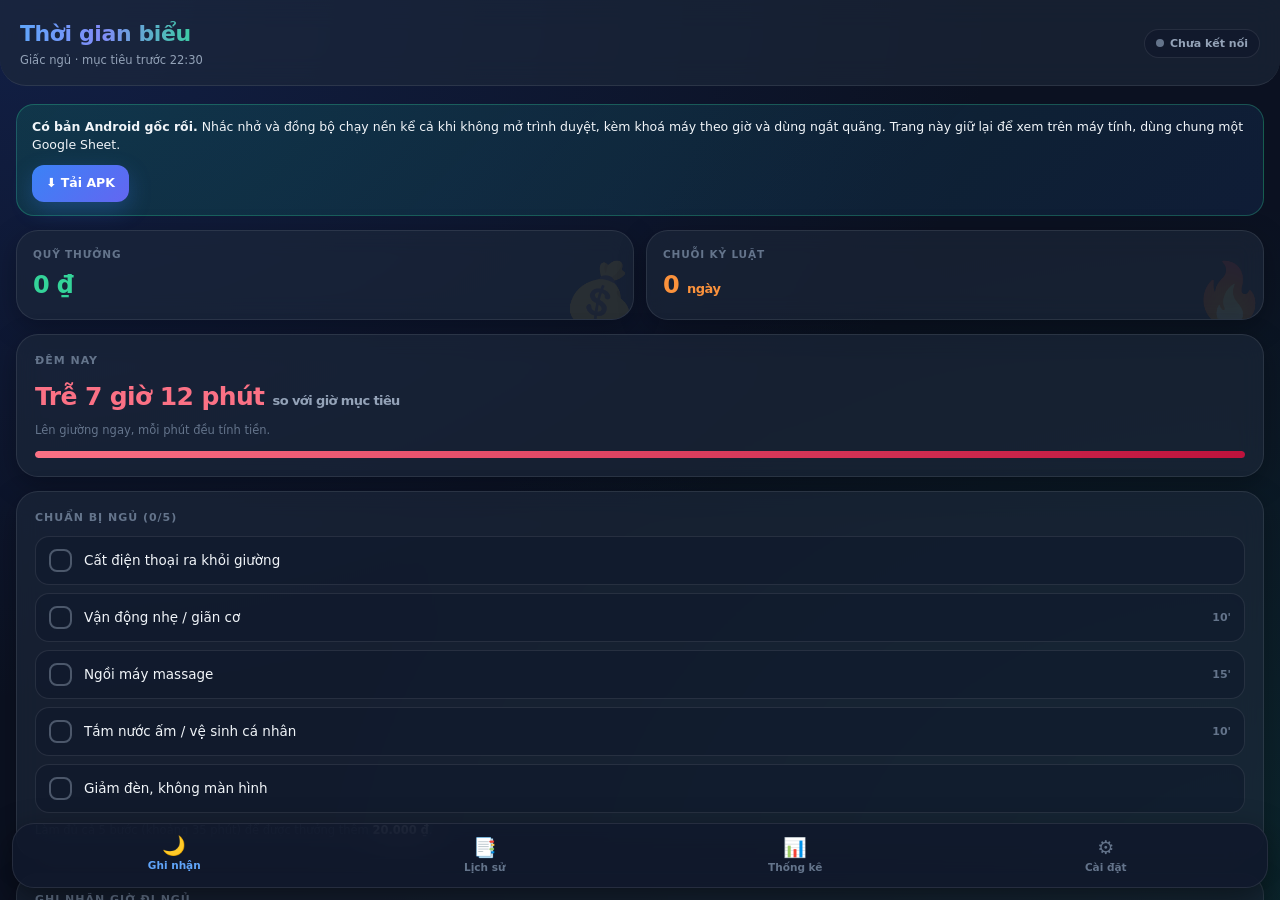
<file: index.html>
<!DOCTYPE html>
<html lang="vi">
<head>
<meta charset="UTF-8">
<meta name="viewport" content="width=device-width, initial-scale=1, viewport-fit=cover, maximum-scale=1, user-scalable=no">
<title>Thời gian biểu</title>
<meta name="description" content="Thời gian biểu cá nhân - bắt đầu với module giấc ngủ, thưởng phạt bằng tiền, đồng bộ Google Sheets.">
<meta name="theme-color" content="#0b1121">
<meta name="mobile-web-app-capable" content="yes">
<meta name="apple-mobile-web-app-capable" content="yes">
<meta name="apple-mobile-web-app-status-bar-style" content="black-translucent">
<meta name="apple-mobile-web-app-title" content="Thời gian biểu">
<link rel="manifest" href="manifest.webmanifest">
<link rel="icon" href="icons/icon-192.png">
<link rel="apple-touch-icon" href="icons/apple-touch-icon.png">
<link rel="stylesheet" href="css/style.css">
</head>
<body>

<header>
  <div class="brand">
    <h1>Thời gian biểu</h1>
    <p id="brand-sub">Kỷ luật đi ngủ đúng giờ</p>
  </div>
  <button id="sync-chip" type="button" title="Nhấn để đồng bộ lại">
    <span class="dot"></span><span id="sync-text">Ngoại tuyến</span>
  </button>
</header>

<main>

  <!-- ============ TAB: GHI NHẬN ============ -->
  <section id="tab-home" class="tab active">
    <!-- Bản Android gốc mới là bản chính: nhắc nhở và đồng bộ chạy kể cả khi
         không mở trình duyệt, và có thêm khoá máy + dùng ngắt quãng. Trang web
         này giữ lại để xem trên máy tính, dùng chung một Google Sheet. -->
    <div id="apk-bar">
      <span><b>Có bản Android gốc rồi.</b> Nhắc nhở và đồng bộ chạy nền kể cả khi
      không mở trình duyệt, kèm khoá máy theo giờ và dùng ngắt quãng. Trang này
      giữ lại để xem trên máy tính, dùng chung một Google Sheet.</span>
      <a class="btn" href="https://github.com/hovidu86/ThoiGianBieu/raw/main/android/dist-apk/ThoiGianBieu.apk">&#11015; Tải APK</a>
    </div>

    <div id="install-bar">
      <span style="flex:1">Cài app vào màn hình chính để dùng như ứng dụng thật.</span>
      <button class="btn" id="btn-install" type="button">Cài đặt</button>
    </div>

    <div class="stack">
      <div class="grid2">
        <div class="panel stat">
          <span class="ghost">&#128176;</span>
          <div class="label">Quỹ thưởng</div>
          <div class="value pos" id="ui-balance">0 &#8363;</div>
        </div>
        <div class="panel stat">
          <span class="ghost">&#128293;</span>
          <div class="label">Chuỗi kỷ luật</div>
          <div class="value warn"><span id="ui-streak">0</span> <span style="font-size:13px;font-weight:600">ngày</span></div>
        </div>
      </div>

      <div class="panel" id="countdown-panel">
        <div class="section-title">Đêm nay</div>
        <div id="cd-main">--</div>
        <div id="cd-sub" class="hint" style="margin-top:6px"></div>
        <div id="cd-bar"><span id="cd-fill"></span></div>
      </div>

      <div class="panel">
        <div class="section-title">Chuẩn bị ngủ <span id="routine-count" style="color:var(--dim);font-weight:600"></span></div>
        <div id="routine-list"></div>
        <div class="hint" id="routine-hint"></div>
      </div>

      <div class="panel">
        <div class="section-title">Ghi nhận giờ đi ngủ</div>

        <div class="field">
          <label class="fl" for="in-date">Đêm ngày</label>
          <input type="date" id="in-date">
        </div>
        <div class="field">
          <label class="fl" for="in-time">Giờ lên giường</label>
          <input type="time" id="in-time">
        </div>
        <div class="field">
          <label class="fl" for="in-wake">Giờ thức dậy <span style="color:var(--dim);font-weight:400">(không bắt buộc)</span></label>
          <input type="time" id="in-wake">
        </div>

        <div id="preview">
          <div>
            <div class="pv-msg" id="pv-msg">Chọn giờ để xem mức thưởng/phạt.</div>
            <div class="pv-msg" id="pv-extra" style="margin-top:4px;color:var(--dim)"></div>
          </div>
          <div class="pv-amt" id="pv-amt">--</div>
        </div>

        <div style="margin-top:14px" class="btn-row">
          <button class="btn ghost" id="btn-now" type="button">&#9200; Bây giờ</button>
          <button class="btn" id="btn-save" type="button">&#10003; Xác nhận</button>
        </div>
      </div>

      <div class="panel">
        <div class="section-title">Gần đây</div>
        <div id="recent-list" class="stack"></div>
      </div>
    </div>
  </section>

  <!-- ============ TAB: LỊCH SỬ ============ -->
  <section id="tab-history" class="tab">
    <div class="stack">
      <div class="panel">
        <div class="section-title">Bộ lọc</div>
        <select id="filter-month"></select>
        <div class="btn-row" style="margin-top:12px">
          <button class="btn ghost" id="btn-pull" type="button">&#8681; Tải từ Sheet</button>
          <button class="btn ghost" id="btn-export" type="button">&#128190; Xuất CSV</button>
        </div>
      </div>
      <div id="history-list" class="stack"></div>
    </div>
  </section>

  <!-- ============ TAB: THỐNG KÊ ============ -->
  <section id="tab-stats" class="tab">
    <div class="stack">
      <div class="panel">
        <div class="section-title">14 ngày gần nhất</div>
        <div class="chart" id="chart"></div>
        <div class="legend">
          <span><i style="background:#34d399"></i>Đúng giờ</span>
          <span><i style="background:#fb7185"></i>Trễ giờ</span>
          <span><i style="background:rgba(148,163,184,.3)"></i>Không ghi</span>
        </div>
        <div class="hint">Cột càng cao = đi ngủ càng muộn.</div>
      </div>

      <div class="grid2">
        <div class="panel stat">
          <div class="label">Thưởng tháng này</div>
          <div class="value pos" id="st-month-reward" style="font-size:19px">0 &#8363;</div>
        </div>
        <div class="panel stat">
          <div class="label">Phạt tháng này</div>
          <div class="value neg" id="st-month-penalty" style="font-size:19px">0 &#8363;</div>
        </div>
      </div>

      <div class="panel">
        <div class="section-title">Tổng quan</div>
        <div class="kv"><span class="k">Số đêm đã ghi</span><span class="v" id="st-count">0</span></div>
        <div class="kv"><span class="k">Tỉ lệ đúng giờ</span><span class="v" id="st-rate">0%</span></div>
        <div class="kv"><span class="k">Giờ ngủ trung bình</span><span class="v" id="st-avg">--:--</span></div>
        <div class="kv"><span class="k">Thời lượng ngủ TB</span><span class="v" id="st-dur">--</span></div>
        <div class="kv"><span class="k">Chuỗi dài nhất</span><span class="v" id="st-best">0 ngày</span></div>
        <div class="kv"><span class="k">Chuỗi hiện tại</span><span class="v" id="st-cur">0 ngày</span></div>
        <div class="kv"><span class="k">Tổng quỹ</span><span class="v" id="st-total">0 &#8363;</span></div>
      </div>
    </div>
  </section>

  <!-- ============ TAB: CÀI ĐẶT ============ -->
  <section id="tab-settings" class="tab">
    <div class="stack">

      <div class="panel">
        <div class="section-title">Kết nối Google Sheets</div>
        <div class="field">
          <label class="fl" for="set-url">URL Web App (/exec)</label>
          <input type="url" id="set-url" placeholder="https://script.google.com/macros/s/.../exec" autocomplete="off" spellcheck="false">
        </div>
        <div class="btn-row" style="margin-top:12px">
          <button class="btn ghost" id="btn-test" type="button">Kiểm tra</button>
          <button class="btn" id="btn-save-url" type="button">Lưu URL</button>
        </div>
        <div class="hint" id="conn-info">Chưa kiểm tra kết nối.</div>
      </div>

      <div class="panel">
        <details class="acc">
          <summary>Hướng dẫn cài đặt Google Sheets</summary>
          <ol class="guide">
            <li>Mở Google Sheet của bạn &rarr; menu <b>Tiện ích mở rộng</b> (Extensions) &rarr; <b>Apps Script</b>.</li>
            <li>Xóa hết mã cũ, dán toàn bộ nội dung file <b>gas/Code.gs</b> đi kèm app này vào.</li>
            <li>Bấm <b>Deploy</b> &rarr; <b>New deployment</b> &rarr; chọn loại <b>Web app</b>.</li>
            <li>Đặt <b>Execute as: Me</b> và <b>Who has access: Anyone</b>. Bấm <b>Deploy</b> và cấp quyền.</li>
            <li>Sao chép <b>Web app URL</b> (kết thúc bằng <code class="inline">/exec</code>) rồi dán vào ô URL ở trên và bấm <b>Lưu URL</b>.</li>
            <li>Mỗi lần sửa mã trong Apps Script, phải bấm <b>Deploy &rarr; Manage deployments &rarr; Edit &rarr; New version</b> thì thay đổi mới có hiệu lực.</li>
          </ol>
          <div class="hint">Nếu bấm <b>Kiểm tra</b> báo lỗi: kiểm tra lại quyền truy cập phải là <b>Anyone</b> (không phải "Anyone with Google account").</div>
        </details>
      </div>

      <div class="panel">
        <div class="section-title">Bảng thưởng / phạt theo giờ đi ngủ</div>
        <div class="rule-head">
          <span>Trước</span><span>Tiền (đ)</span><span>Thông điệp</span><span></span>
        </div>
        <div id="rules-list"></div>
        <button class="btn ghost" id="btn-add-rule" type="button" style="margin-top:8px">+ Thêm mốc</button>
        <div class="field" style="margin-top:14px">
          <label class="fl" for="set-overflow">Phạt thêm mỗi giờ sau mốc cuối (đ)</label>
          <input type="number" id="set-overflow" step="10000">
        </div>
        <div class="grid2" style="margin-top:12px">
          <div class="field" style="margin:0">
            <label class="fl" for="set-ontime">Đúng giờ khi ngủ trước</label>
            <input type="time" id="set-ontime">
          </div>
          <div class="field" style="margin:0">
            <label class="fl" for="set-reset">Mất chuỗi nếu ngủ sau</label>
            <input type="time" id="set-reset">
          </div>
        </div>
        <div class="hint">
          <b>Trước</b>: mốc giờ kết thúc của bậc, gõ <b>24:00 - 27:00</b> cho khung rạng sáng (0h - 3h).
          Tiền dương = thưởng, âm = phạt. Ngủ trước mốc <b>Đúng giờ</b> thì chuỗi +1; ngủ sau mốc <b>Mất chuỗi</b> thì chuỗi về 0; ở giữa thì giữ nguyên.
        </div>
      </div>

      <div class="panel">
        <div class="section-title">Thưởng chuỗi</div>
        <div class="rule-head" style="grid-template-columns:78px 1fr 34px"><span>Số ngày</span><span>Thưởng (đ)</span><span></span></div>
        <div id="miles-list"></div>
        <button class="btn ghost" id="btn-add-mile" type="button" style="margin-top:8px">+ Thêm mốc chuỗi</button>
      </div>

      <div class="panel">
        <div class="section-title">Chuẩn bị ngủ</div>
        <div class="rule-head" style="grid-template-columns:1fr 62px 34px"><span>Việc cần làm</span><span>Phút</span><span></span></div>
        <div id="routine-edit"></div>
        <button class="btn ghost" id="btn-add-step" type="button" style="margin-top:8px">+ Thêm bước</button>
        <div class="grid2" style="margin-top:14px">
          <div class="field" style="margin:0">
            <label class="fl" for="set-routine-bonus">Thưởng khi làm đủ (đ)</label>
            <input type="number" id="set-routine-bonus" step="5000">
          </div>
          <div class="field" style="margin:0">
            <label class="fl" for="set-winddown">Bắt đầu trước (phút)</label>
            <input type="number" id="set-winddown" step="5">
          </div>
        </div>
      </div>

      <div class="panel">
        <div class="section-title">Nhắc nhở</div>
        <div class="field">
          <label class="fl" for="set-remind">Giờ nhắc chuẩn bị ngủ</label>
          <input type="time" id="set-remind">
        </div>
        <div class="btn-row" style="margin-top:12px">
          <button class="btn ghost" id="btn-notify" type="button">Bật thông báo</button>
        </div>
        <div class="hint">
          Thông báo trong app chỉ chạy khi app đang mở hoặc chạy nền.
          Muốn <b>tự động 100%</b>, hãy chạy hàm <code class="inline">setupTriggers()</code> trong Apps Script:
          Google sẽ tự gửi email nhắc đi ngủ mỗi tối, tự chấm "không ghi nhận" nếu bạn quên, và gửi báo cáo tuần - kể cả khi bạn không mở app.
        </div>
      </div>

      <div class="panel">
        <div class="section-title">Dữ liệu</div>
        <div class="btn-row">
          <button class="btn ghost" id="btn-save-settings" type="button">Lưu cài đặt</button>
          <button class="btn danger" id="btn-clear" type="button">Xóa dữ liệu</button>
        </div>
        <div class="hint">Xóa dữ liệu chỉ xóa trên điện thoại, Google Sheet vẫn giữ nguyên. Có thể bấm <b>Tải từ Sheet</b> ở tab Lịch sử để khôi phục.</div>
      </div>

      <div class="panel" style="text-align:center;color:var(--dim);font-size:11.5px">
        Thời gian biểu &middot; Module Giấc ngủ &middot; v1.0
      </div>
    </div>
  </section>

</main>

<nav>
  <button type="button" class="on" data-tab="home"><span class="ic">&#127769;</span>Ghi nhận</button>
  <button type="button" data-tab="history"><span class="ic">&#128209;</span>Lịch sử</button>
  <button type="button" data-tab="stats"><span class="ic">&#128202;</span>Thống kê</button>
  <button type="button" data-tab="settings"><span class="ic">&#9881;</span>Cài đặt</button>
</nav>

<div id="toast">
  <span class="ti" id="toast-ic">&#10003;</span>
  <div style="flex:1">
    <div class="tt" id="toast-title"></div>
    <div class="tm" id="toast-msg"></div>
  </div>
</div>

<script src="js/rules.js"></script>
<script src="js/sync.js"></script>
<script src="js/app.js"></script>
</body>
</html>
</file>
<file: css/style.css>
/* ===== Theo dõi giấc ngủ - PWA ===== */
:root {
  --bg: #0b1121;
  --panel: rgba(30, 41, 59, .62);
  --line: rgba(255, 255, 255, .09);
  --txt: #f1f5f9;
  --muted: #94a3b8;
  --dim: #64748b;
  --blue: #60a5fa;
  --green: #34d399;
  --red: #fb7185;
  --amber: #fbbf24;
  --orange: #fb923c;
  --radius: 22px;
  --safe-b: env(safe-area-inset-bottom, 0px);
  --safe-t: env(safe-area-inset-top, 0px);
}

* { box-sizing: border-box; margin: 0; padding: 0; -webkit-tap-highlight-color: transparent; }

html, body { height: 100%; overscroll-behavior-y: none; }

body {
  font-family: system-ui, -apple-system, "Segoe UI", Roboto, "Helvetica Neue", sans-serif;
  background-color: var(--bg);
  background-image:
    radial-gradient(at 0% 0%, rgba(30, 58, 138, .35) 0, transparent 55%),
    radial-gradient(at 100% 100%, rgba(16, 185, 129, .12) 0, transparent 55%);
  background-attachment: fixed;
  color: var(--txt);
  display: flex;
  flex-direction: column;
  font-size: 15px;
  line-height: 1.45;
}

/* ---------- Header ---------- */
header {
  padding: calc(var(--safe-t) + 18px) 20px 16px;
  background: var(--panel);
  backdrop-filter: blur(14px);
  -webkit-backdrop-filter: blur(14px);
  border-bottom: 1px solid var(--line);
  border-radius: 0 0 26px 26px;
  display: flex;
  align-items: center;
  justify-content: space-between;
  gap: 12px;
  position: sticky;
  top: 0;
  z-index: 20;
}
.brand h1 {
  font-size: 22px;
  font-weight: 800;
  letter-spacing: -.4px;
  background: linear-gradient(90deg, #60a5fa, #818cf8 45%, #34d399);
  -webkit-background-clip: text;
  background-clip: text;
  color: transparent;
}
.brand p { font-size: 11.5px; color: var(--muted); margin-top: 2px; }

#sync-chip {
  display: flex;
  align-items: center;
  gap: 6px;
  font-size: 11px;
  font-weight: 600;
  padding: 7px 11px;
  border-radius: 999px;
  border: 1px solid var(--line);
  background: rgba(15, 23, 42, .6);
  color: var(--muted);
  white-space: nowrap;
  cursor: pointer;
  font-family: inherit;
}
#sync-chip .dot { width: 8px; height: 8px; border-radius: 50%; background: var(--dim); flex: none; }
#sync-chip.ok { color: var(--green); border-color: rgba(52, 211, 153, .35); }
#sync-chip.ok .dot { background: var(--green); box-shadow: 0 0 8px var(--green); }
#sync-chip.wait { color: var(--amber); border-color: rgba(251, 191, 36, .35); }
#sync-chip.wait .dot { background: var(--amber); animation: pulse 1.4s infinite; }
#sync-chip.err { color: var(--red); border-color: rgba(251, 113, 133, .35); }
#sync-chip.err .dot { background: var(--red); }
@keyframes pulse { 50% { opacity: .25; } }

/* ---------- Layout ---------- */
main {
  flex: 1;
  overflow-y: auto;
  -webkit-overflow-scrolling: touch;
  padding: 18px 16px calc(96px + var(--safe-b));
}
.tab { display: none; }
.tab.active { display: block; animation: rise .32s cubic-bezier(.16, 1, .3, 1); }
@keyframes rise { from { opacity: 0; transform: translateY(14px); } to { opacity: 1; transform: none; } }

.panel {
  background: var(--panel);
  backdrop-filter: blur(12px);
  -webkit-backdrop-filter: blur(12px);
  border: 1px solid var(--line);
  border-radius: var(--radius);
  padding: 18px;
  box-shadow: 0 8px 28px rgba(0, 0, 0, .28);
}
.stack > * + * { margin-top: 14px; }
.grid2 { display: grid; grid-template-columns: 1fr 1fr; gap: 12px; }
.section-title {
  font-size: 11px;
  text-transform: uppercase;
  letter-spacing: .09em;
  color: var(--dim);
  font-weight: 700;
  margin-bottom: 10px;
}
.field + .field { margin-top: 12px; }

/* ---------- Stat cards ---------- */
.stat { position: relative; overflow: hidden; padding: 16px; }
.stat .label { font-size: 10.5px; text-transform: uppercase; letter-spacing: .08em; color: var(--dim); font-weight: 700; }
.stat .value { font-size: 24px; font-weight: 800; margin-top: 6px; letter-spacing: -.5px; }
.stat .ghost { position: absolute; right: -4px; bottom: -18px; font-size: 60px; opacity: .08; }
.pos { color: var(--green); }
.neg { color: var(--red); }
.warn { color: var(--orange); }

/* ---------- Form ---------- */
label.fl { display: block; font-size: 12px; font-weight: 600; color: var(--muted); margin-bottom: 6px; }
input, select, textarea {
  width: 100%;
  font: inherit;
  color: var(--txt);
  background: rgba(15, 23, 42, .72);
  border: 1px solid rgba(255, 255, 255, .1);
  border-radius: 14px;
  padding: 12px 14px;
  transition: border-color .2s, box-shadow .2s;
}
input:focus, select:focus, textarea:focus {
  outline: none;
  border-color: var(--blue);
  box-shadow: 0 0 0 3px rgba(96, 165, 250, .18);
}
input[type="time"], input[type="date"] { min-height: 48px; }

.btn {
  display: flex;
  align-items: center;
  justify-content: center;
  gap: 8px;
  width: 100%;
  font: inherit;
  font-weight: 700;
  color: #fff;
  border: none;
  border-radius: 16px;
  padding: 15px;
  cursor: pointer;
  transition: transform .12s, opacity .2s;
  background: linear-gradient(135deg, #3b82f6, #6366f1);
  box-shadow: 0 8px 22px rgba(59, 130, 246, .28);
}
.btn:active { transform: scale(.975); }
.btn:disabled { opacity: .5; cursor: not-allowed; }
.btn.ghost { background: rgba(148, 163, 184, .12); box-shadow: none; color: var(--txt); border: 1px solid var(--line); }
.btn.danger { background: rgba(244, 63, 94, .14); box-shadow: none; color: var(--red); border: 1px solid rgba(244, 63, 94, .3); }
.btn-row { display: flex; gap: 10px; }
.btn-row .btn { flex: 1; }

/* ---------- Preview ---------- */
#preview {
  margin-top: 14px;
  border-radius: 16px;
  padding: 14px 16px;
  border: 1px dashed var(--line);
  background: rgba(15, 23, 42, .5);
  display: flex;
  align-items: center;
  justify-content: space-between;
  gap: 12px;
}
#preview .pv-msg { font-size: 12.5px; color: var(--muted); }
#preview .pv-amt { font-size: 20px; font-weight: 800; white-space: nowrap; }

/* ---------- History ---------- */
.log {
  display: flex;
  align-items: flex-start;
  justify-content: space-between;
  gap: 12px;
  border-left: 4px solid var(--dim);
  padding: 14px 16px;
}
.log.good { border-left-color: var(--green); }
.log.bad { border-left-color: var(--red); }
.log .time { font-size: 19px; font-weight: 800; line-height: 1; }
.log .day { font-size: 11.5px; color: var(--dim); font-weight: 600; margin-left: 8px; }
.log .note { font-size: 12px; color: var(--muted); margin-top: 6px; }
.log .amt { font-size: 17px; font-weight: 800; text-align: right; white-space: nowrap; }
.log .meta { font-size: 10px; color: var(--dim); margin-top: 5px; text-align: right; }
.tag {
  display: inline-flex; align-items: center; gap: 4px;
  font-size: 10px; font-weight: 700;
  padding: 3px 8px; border-radius: 8px; margin-top: 7px;
  background: rgba(251, 146, 60, .12); color: var(--orange); border: 1px solid rgba(251, 146, 60, .25);
}
.tag.pending { background: rgba(148, 163, 184, .12); color: var(--muted); border-color: var(--line); }
.log-actions { display: flex; gap: 8px; margin-top: 9px; justify-content: flex-end; }
.icon-btn {
  background: rgba(148, 163, 184, .1); border: 1px solid var(--line);
  color: var(--muted); border-radius: 9px; padding: 4px 9px; font-size: 11px; cursor: pointer; font-family: inherit;
}
.icon-btn.del { color: var(--red); border-color: rgba(244, 63, 94, .25); }

.empty { text-align: center; padding: 44px 20px; border: 1px dashed rgba(148, 163, 184, .25); border-radius: var(--radius); color: var(--muted); font-size: 13px; }
.empty .em { font-size: 40px; display: block; margin-bottom: 10px; opacity: .55; }

/* ---------- Chart ---------- */
.chart { display: flex; align-items: flex-end; gap: 5px; height: 132px; padding-top: 6px; }
.chart .col { flex: 1; display: flex; flex-direction: column; align-items: center; gap: 5px; height: 100%; justify-content: flex-end; }
.chart .bar { width: 100%; border-radius: 5px 5px 2px 2px; min-height: 4px; background: linear-gradient(180deg, #34d399, #059669); transition: height .4s; }
.chart .bar.late { background: linear-gradient(180deg, #fb7185, #be123c); }
.chart .bar.none { background: rgba(148, 163, 184, .16); }
.chart .cl { font-size: 9px; color: var(--dim); }
.legend { display: flex; gap: 14px; font-size: 11px; color: var(--muted); margin-top: 10px; }
.legend i { width: 9px; height: 9px; border-radius: 3px; display: inline-block; margin-right: 5px; }

.kv { display: flex; justify-content: space-between; align-items: center; padding: 11px 0; border-bottom: 1px solid rgba(255, 255, 255, .05); font-size: 13.5px; }
.kv:last-child { border-bottom: none; }
.kv .k { color: var(--muted); }
.kv .v { font-weight: 700; }

/* ---------- Rules editor ---------- */
.rule-row { display: grid; grid-template-columns: 78px 92px 1fr 34px; gap: 7px; align-items: center; margin-bottom: 8px; }
.rule-row input, .rule-row select { padding: 9px 8px; font-size: 12.5px; border-radius: 10px; }
.rule-row .rm { background: rgba(244, 63, 94, .1); border: 1px solid rgba(244, 63, 94, .25); color: var(--red); border-radius: 10px; height: 38px; cursor: pointer; font-size: 15px; font-family: inherit; }
.rule-head { display: grid; grid-template-columns: 78px 92px 1fr 34px; gap: 7px; font-size: 10px; color: var(--dim); font-weight: 700; text-transform: uppercase; margin-bottom: 6px; letter-spacing: .05em; }
.hint { font-size: 11.5px; color: var(--dim); line-height: 1.6; margin-top: 8px; }
.hint b { color: var(--txt); }

/* ---------- Guide ---------- */
ol.guide { padding-left: 20px; font-size: 13px; color: var(--muted); }
ol.guide li { margin-bottom: 9px; }
ol.guide b { color: var(--txt); }
code.inline { background: rgba(15, 23, 42, .8); border: 1px solid var(--line); border-radius: 6px; padding: 1px 6px; font-size: 12px; color: var(--blue); word-break: break-all; }

details.acc { border: 1px solid var(--line); border-radius: 14px; padding: 12px 14px; background: rgba(15, 23, 42, .4); }
details.acc summary { cursor: pointer; font-weight: 700; font-size: 13.5px; list-style: none; display: flex; justify-content: space-between; }
details.acc summary::-webkit-details-marker { display: none; }
details.acc summary::after { content: "\25BE"; color: var(--muted); }
details.acc[open] summary::after { content: "\25B4"; }
details.acc > *:not(summary) { margin-top: 12px; }

/* ---------- Bottom nav ---------- */
nav {
  position: fixed;
  left: 12px; right: 12px;
  bottom: calc(12px + var(--safe-b));
  display: grid;
  grid-template-columns: repeat(4, 1fr);
  background: rgba(17, 25, 44, .88);
  backdrop-filter: blur(18px);
  -webkit-backdrop-filter: blur(18px);
  border: 1px solid var(--line);
  border-radius: 22px;
  padding: 8px 6px;
  z-index: 30;
  box-shadow: 0 12px 34px rgba(0, 0, 0, .45);
}
nav button {
  background: none; border: none; color: var(--dim); font-family: inherit;
  font-size: 10.5px; font-weight: 600; cursor: pointer;
  display: flex; flex-direction: column; align-items: center; gap: 4px;
  padding: 6px 0; transition: color .2s, transform .2s;
}
nav button .ic { font-size: 19px; line-height: 1; }
nav button.on { color: var(--blue); transform: translateY(-2px); }

/* ---------- Toast ---------- */
#toast {
  position: fixed;
  top: calc(var(--safe-t) + 12px); left: 12px; right: 12px;
  z-index: 60;
  display: flex; align-items: center; gap: 12px;
  background: rgba(17, 25, 44, .96);
  backdrop-filter: blur(14px);
  border: 1px solid var(--line);
  border-radius: 18px; padding: 13px 16px;
  box-shadow: 0 14px 34px rgba(0, 0, 0, .5);
  opacity: 0; transform: translateY(-24px); pointer-events: none;
  transition: opacity .3s, transform .3s;
}
#toast.show { opacity: 1; transform: none; }
#toast .ti { font-size: 21px; }
#toast .tt { font-weight: 700; font-size: 13.5px; }
#toast .tm { font-size: 12px; color: var(--muted); }
#toast.ok { border-color: rgba(52, 211, 153, .4); }
#toast.err { border-color: rgba(251, 113, 133, .4); }

#install-bar {
  display: none; align-items: center; gap: 12px;
  margin-bottom: 14px; padding: 13px 15px;
  border-radius: 18px; border: 1px solid rgba(96, 165, 250, .3);
  background: linear-gradient(135deg, rgba(59, 130, 246, .16), rgba(99, 102, 241, .1));
  font-size: 12.5px;
}
#install-bar.show { display: flex; }
#install-bar .btn { width: auto; padding: 9px 14px; font-size: 12.5px; border-radius: 12px; }

/* Dải giới thiệu bản Android gốc. Bản web giữ lại để xem trên máy tính. */
#apk-bar {
  display: flex; flex-direction: column; align-items: flex-start; gap: 10px;
  margin-bottom: 14px; padding: 13px 15px;
  border-radius: 18px; border: 1px solid rgba(52, 211, 153, .3);
  background: linear-gradient(135deg, rgba(16, 185, 129, .16), rgba(59, 130, 246, .1));
  font-size: 12.5px; line-height: 1.5;
}
#apk-bar .btn {
  width: auto; padding: 9px 14px; font-size: 12.5px; border-radius: 12px;
  text-decoration: none; display: inline-block;
}

/* ---------- Countdown ---------- */
#cd-main { font-size: 25px; font-weight: 800; letter-spacing: -.6px; }
#cd-main small { font-size: 13px; font-weight: 600; color: var(--muted); }
#cd-bar { height: 7px; border-radius: 999px; background: rgba(148, 163, 184, .16); margin-top: 12px; overflow: hidden; }
#cd-fill { display: block; height: 100%; width: 0; border-radius: 999px; background: linear-gradient(90deg, #34d399, #60a5fa); transition: width .5s, background .5s; }
#countdown-panel.soon #cd-fill { background: linear-gradient(90deg, #fbbf24, #fb923c); }
#countdown-panel.over #cd-fill { background: linear-gradient(90deg, #fb7185, #be123c); }
#countdown-panel.soon #cd-main { color: var(--amber); }
#countdown-panel.over #cd-main { color: var(--red); }

/* ---------- Routine checklist ---------- */
.step {
  display: flex; align-items: center; gap: 12px;
  padding: 12px 13px; border-radius: 14px;
  border: 1px solid var(--line); background: rgba(15, 23, 42, .45);
  cursor: pointer; user-select: none; transition: border-color .2s, background .2s;
}
.step + .step { margin-top: 8px; }
.step .box {
  width: 23px; height: 23px; border-radius: 8px; flex: none;
  border: 2px solid rgba(148, 163, 184, .45);
  display: flex; align-items: center; justify-content: center;
  font-size: 13px; color: transparent; transition: all .2s;
}
.step .lb { flex: 1; font-size: 13.5px; }
.step .mn { font-size: 11px; color: var(--dim); font-weight: 700; }
.step.done { border-color: rgba(52, 211, 153, .4); background: rgba(52, 211, 153, .07); }
.step.done .box { background: var(--green); border-color: var(--green); color: #06281c; }
.step.done .lb { color: var(--muted); text-decoration: line-through; }
.routine-edit-row { display: grid; grid-template-columns: 1fr 62px 34px; gap: 7px; align-items: center; margin-bottom: 8px; }
.routine-edit-row input { padding: 9px 10px; font-size: 12.5px; border-radius: 10px; }
.routine-edit-row .rm { background: rgba(244, 63, 94, .1); border: 1px solid rgba(244, 63, 94, .25); color: var(--red); border-radius: 10px; height: 38px; cursor: pointer; font-family: inherit; }
</file>
